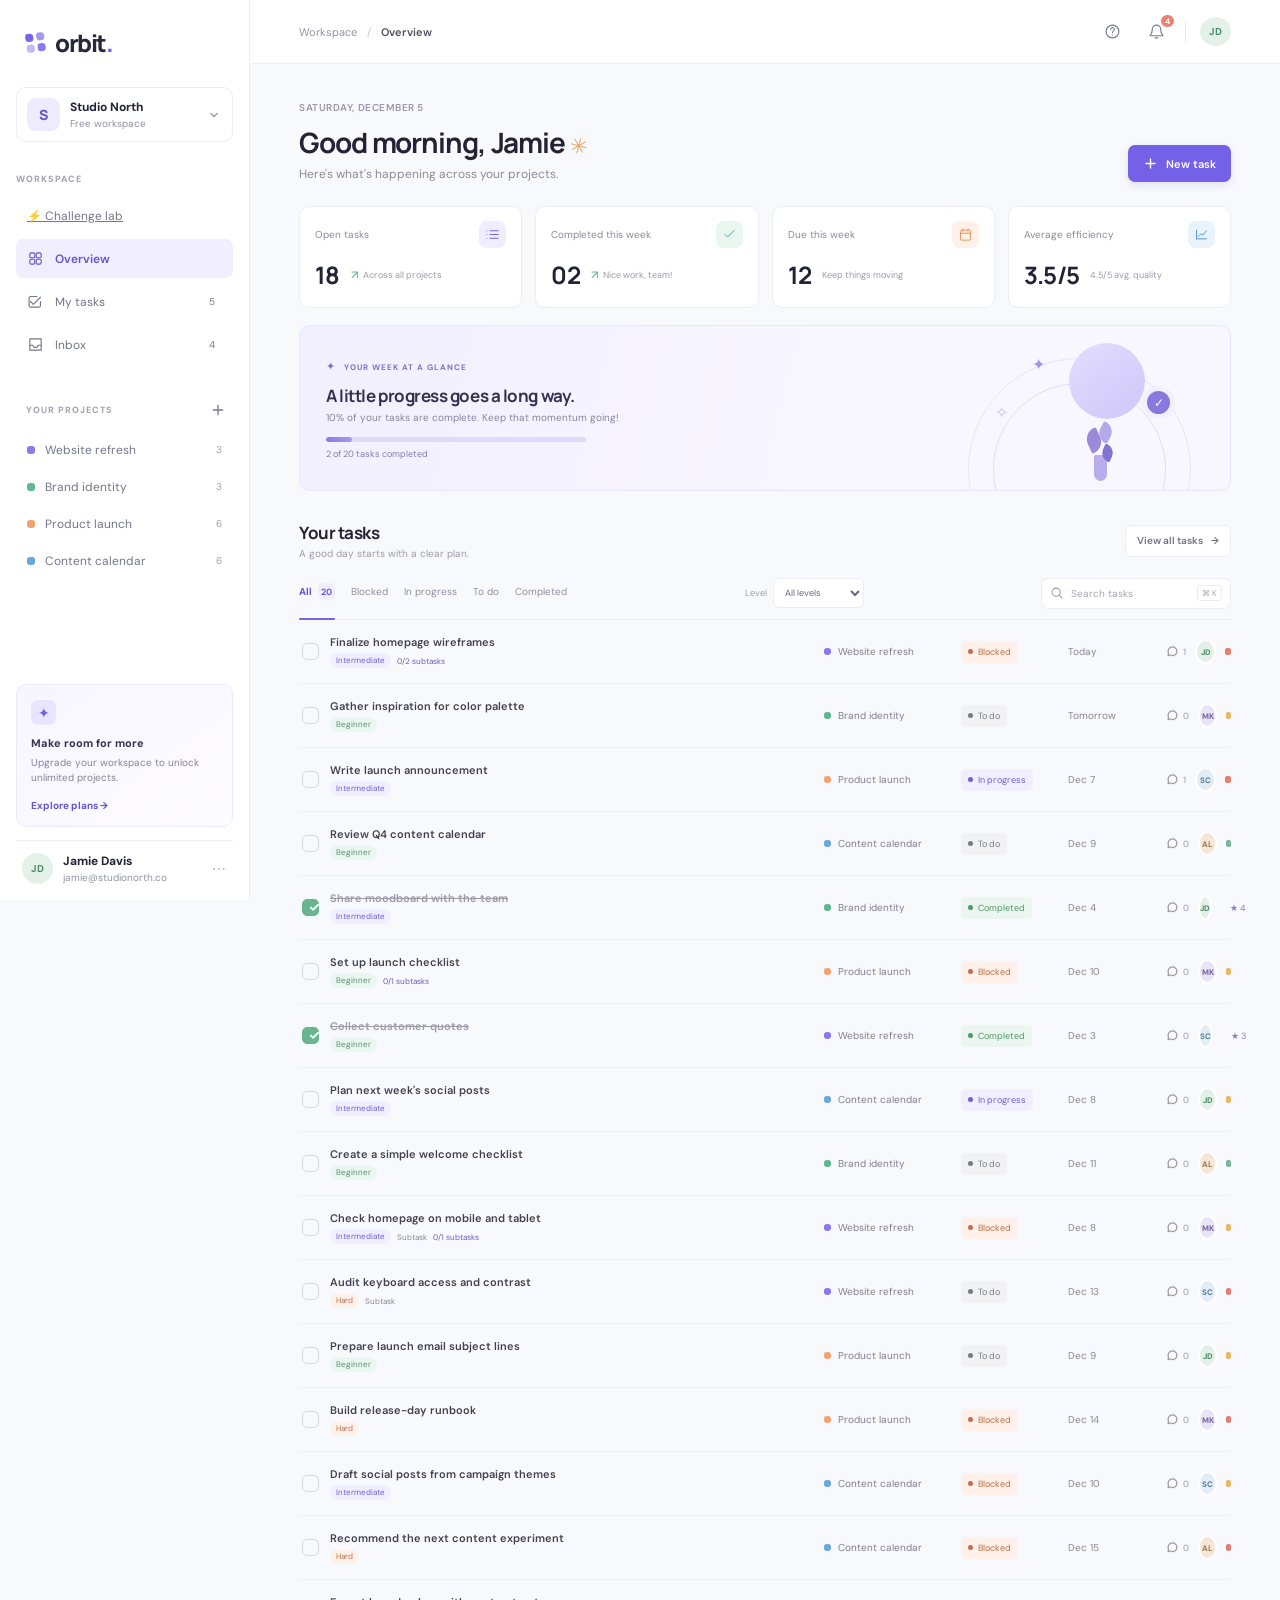
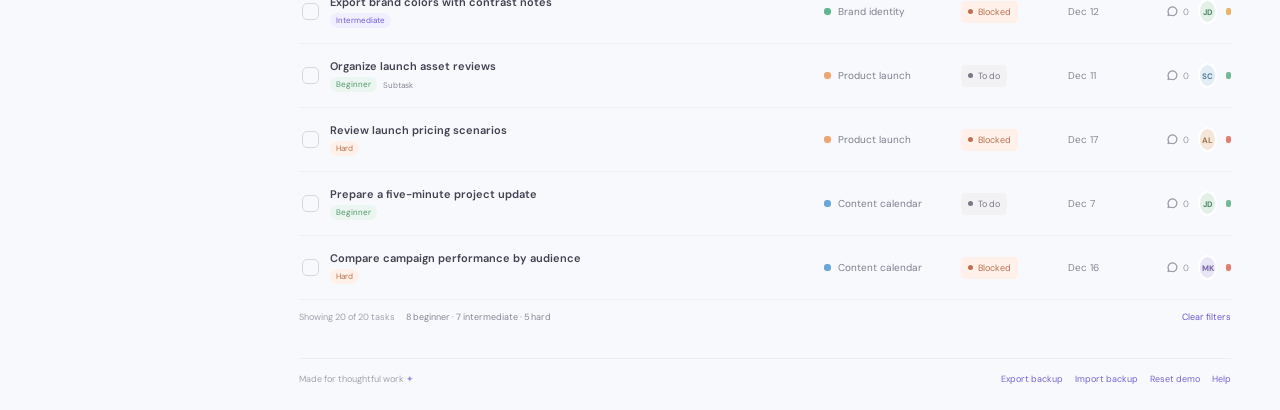
<file: index.html>
<!doctype html>
<html lang="en">
  <head>
    <meta charset="UTF-8">
    <meta name="viewport" content="width=device-width, initial-scale=1">
    <meta name="theme-color" content="#f8f9fc">
    <title>Orbit — project workspace</title>
    <link rel="preconnect" href="https://fonts.googleapis.com">
    <link rel="preconnect" href="https://fonts.gstatic.com" crossorigin>
    <link href="https://fonts.googleapis.com/css2?family=DM+Sans:wght@400;500;600;700&family=Manrope:wght@400;500;600;700;800&display=swap" rel="stylesheet">
    <link rel="stylesheet" href="styles.css">
  </head>
  <body>
    <div class="app-shell">
      <aside class="sidebar" id="sidebar">
        <a class="brand" href="#" aria-label="Orbit home">
          <span class="brand-mark" aria-hidden="true"><span></span><span></span><span></span><span></span></span>
          <span>orbit<span class="brand-period">.</span></span>
        </a>

        <button class="workspace-switcher" type="button">
          <span class="workspace-avatar">S</span>
          <span class="workspace-copy"><strong>Studio North</strong><small>Free workspace</small></span>
          <svg class="switcher-chevron" viewBox="0 0 20 20" aria-hidden="true"><path d="m6 8 4 4 4-4"/></svg>
        </button>

        <div class="sidebar-label">WORKSPACE</div>
        <nav class="main-nav" aria-label="Main navigation">
          <a class="nav-item" href="lab.html">&#9889; Challenge lab</a>
          <button class="nav-item active" type="button" data-view="overview">
            <svg viewBox="0 0 24 24" aria-hidden="true"><rect x="4" y="4" width="7" height="7" rx="2"/><rect x="13" y="4" width="7" height="7" rx="2"/><rect x="4" y="13" width="7" height="7" rx="2"/><rect x="13" y="13" width="7" height="7" rx="2"/></svg>
            Overview
          </button>
          <button class="nav-item" type="button" data-view="my-tasks">
            <svg viewBox="0 0 24 24" aria-hidden="true"><path d="m5 12 4 4L19 6"/><path d="M19 12v6a2 2 0 0 1-2 2H5a2 2 0 0 1-2-2V7a2 2 0 0 1 2-2h9"/></svg>
            My tasks <span class="nav-count" id="myTaskCount">0</span>
          </button>
          <button class="nav-item" type="button" data-view="inbox">
            <svg viewBox="0 0 24 24" aria-hidden="true"><path d="M4 4h16v16H4z"/><path d="M4 13h4l2 3h4l2-3h4"/></svg>
            Inbox <span class="nav-count" id="inboxUnreadCount" hidden>0</span>
          </button>
        </nav>

        <div class="sidebar-section-heading">
          <span class="sidebar-label">YOUR PROJECTS</span>
          <button class="icon-button small-icon" id="addProjectButton" type="button" aria-label="Add project" title="Add project">
            <svg viewBox="0 0 20 20" aria-hidden="true"><path d="M10 4v12M4 10h12"/></svg>
          </button>
        </div>
        <nav class="project-nav" id="projectNav" aria-label="Projects"></nav>

        <div class="sidebar-bottom">
          <div class="upgrade-card">
            <span class="upgrade-icon">✦</span>
            <strong>Make room for more</strong>
            <p>Upgrade your workspace to unlock unlimited projects.</p>
            <button type="button" id="upgradeButton">Explore plans <span aria-hidden="true">→</span></button>
          </div>
          <button class="profile-button" type="button" id="profileButton">
            <span class="avatar avatar-sage">JD</span>
            <span class="profile-copy"><strong>Jamie Davis</strong><small>jamie@studionorth.co</small></span>
            <svg viewBox="0 0 20 20" aria-hidden="true"><circle cx="4" cy="10" r="1"/><circle cx="10" cy="10" r="1"/><circle cx="16" cy="10" r="1"/></svg>
          </button>
        </div>
      </aside>

      <main class="main-content">
        <header class="topbar">
          <button class="icon-button mobile-menu" id="menuButton" type="button" aria-label="Open menu">
            <svg viewBox="0 0 24 24" aria-hidden="true"><path d="M4 7h16M4 12h16M4 17h16"/></svg>
          </button>
          <div class="breadcrumbs"><span>Workspace</span><span class="crumb-divider">/</span><strong id="breadcrumbCurrent">Overview</strong></div>
          <div class="topbar-actions">
            <button class="icon-button topbar-icon" type="button" id="helpButton" aria-label="Help and tutorials" title="Help and tutorials">
              <svg viewBox="0 0 24 24" aria-hidden="true"><circle cx="12" cy="12" r="9"/><path d="M9.6 9a2.5 2.5 0 1 1 4.3 1.7c-1.2 1.1-1.9 1.5-1.9 3"/><path d="M12 17h.01"/></svg>
            </button>
            <button class="icon-button topbar-icon notification-button" type="button" aria-label="Open inbox" id="notificationButton" title="Open inbox">
              <svg viewBox="0 0 24 24" aria-hidden="true"><path d="M18 9a6 6 0 0 0-12 0c0 7-3 7-3 9h18c0-2-3-2-3-9"/><path d="M10 21h4"/></svg><span class="notification-count" id="notificationCount" hidden>0</span>
            </button>
            <span class="topbar-divider"></span>
            <button class="avatar avatar-sage topbar-avatar" type="button" aria-label="Your profile">JD</button>
          </div>
        </header>

        <div class="page-content">
          <section class="welcome-row">
            <div>
              <div class="eyebrow" id="todayLabel"></div>
              <h1 id="pageTitle">Good morning, Jamie <span class="wave" aria-hidden="true">✳</span></h1>
              <p class="page-subtitle" id="pageSubtitle">Here's what's happening across your projects.</p>
            </div>
            <button class="button button-primary" id="newTaskButton" type="button">
              <svg viewBox="0 0 20 20" aria-hidden="true"><path d="M10 4v12M4 10h12"/></svg>
              New task
            </button>
          </section>

          <section class="stats-grid" id="workspaceSummary" aria-label="Workspace summary">
            <article class="stat-card">
              <div class="stat-top"><span>Open tasks</span><span class="stat-icon icon-lavender"><svg viewBox="0 0 24 24" aria-hidden="true"><path d="M8 6h13M8 12h13M8 18h13"/><path d="M3 6h.01M3 12h.01M3 18h.01"/></svg></span></div>
              <div class="stat-bottom"><strong id="openStat">0</strong><span class="stat-caption"><span class="stat-trend">↗</span> Across all projects</span></div>
            </article>
            <article class="stat-card">
              <div class="stat-top"><span>Completed this week</span><span class="stat-icon icon-mint"><svg viewBox="0 0 24 24" aria-hidden="true"><path d="m5 12 4 4L19 6"/></svg></span></div>
              <div class="stat-bottom"><strong id="completedStat">0</strong><span class="stat-caption"><span class="stat-trend">↗</span> Nice work, team!</span></div>
            </article>
            <article class="stat-card">
              <div class="stat-top"><span>Due this week</span><span class="stat-icon icon-peach"><svg viewBox="0 0 24 24" aria-hidden="true"><rect x="4" y="5" width="16" height="16" rx="2"/><path d="M16 3v4M8 3v4M4 10h16"/></svg></span></div>
              <div class="stat-bottom"><strong id="dueStat">0</strong><span class="stat-caption">Keep things moving</span></div>
            </article>
            <article class="stat-card">
              <div class="stat-top"><span>Average efficiency</span><span class="stat-icon icon-blue"><svg viewBox="0 0 24 24" aria-hidden="true"><path d="M4 19V5M4 19h16"/><path d="m7 15 4-4 3 2 6-7"/></svg></span></div>
              <div class="stat-bottom"><strong id="efficiencyStat">—</strong><span class="stat-caption" id="qualityStat">Rate completed tasks</span></div>
            </article>
          </section>

          <section class="focus-card" id="weeklyProgress" aria-label="Weekly progress">
            <div class="focus-copy">
              <span class="focus-kicker"><span class="sparkle">✦</span> YOUR WEEK AT A GLANCE</span>
              <h2>A little progress goes a long way.</h2>
              <p id="progressCopy">You’re building great momentum. Keep it up!</p>
              <div class="progress-track"><span id="progressBar"></span></div>
              <span class="progress-caption" id="progressLabel"></span>
            </div>
            <div class="focus-illustration" aria-hidden="true">
              <div class="orbit orbit-one"></div><div class="orbit orbit-two"></div>
              <div class="illustration-sun"></div>
              <div class="illustration-plant"><i></i><i></i><i></i><span></span></div>
              <div class="illustration-check">✓</div>
              <div class="illustration-star star-a">✦</div><div class="illustration-star star-b">✧</div>
            </div>
          </section>

          <section class="task-section">
            <div class="section-heading">
              <div><h2 id="taskSectionTitle">Your tasks</h2><p id="taskSectionDescription">A good day starts with a clear plan.</p></div>
              <button class="button button-quiet" type="button" id="viewAllButton">View all tasks <span aria-hidden="true">→</span></button>
            </div>
            <div class="task-toolbar" id="taskToolbar">
              <div class="filter-tabs" role="tablist" aria-label="Filter tasks">
                <button class="filter-tab selected" type="button" data-filter="all" role="tab" aria-selected="true">All <span id="allCount">0</span></button>
                <button class="filter-tab" type="button" data-filter="blocked" role="tab" aria-selected="false">Blocked</button>
                <button class="filter-tab" type="button" data-filter="in-progress" role="tab" aria-selected="false">In progress</button>
                <button class="filter-tab" type="button" data-filter="todo" role="tab" aria-selected="false">To do</button>
                <button class="filter-tab" type="button" data-filter="done" role="tab" aria-selected="false">Completed</button>
              </div>
              <label class="difficulty-filter-label" for="difficultyFilter">Level
                <select id="difficultyFilter" class="difficulty-filter" aria-label="Filter tasks by difficulty">
                  <option value="all">All levels</option>
                  <option value="beginner">Beginner</option>
                  <option value="intermediate">Intermediate</option>
                  <option value="hard">Hard</option>
                </select>
              </label>
              <label class="search-box">
                <svg viewBox="0 0 20 20" aria-hidden="true"><circle cx="8.8" cy="8.8" r="5.8"/><path d="m13 13 4 4"/></svg>
                <input id="taskSearch" type="search" placeholder="Search tasks" aria-label="Search tasks">
                <kbd>⌘ K</kbd>
              </label>
            </div>
            <div class="inbox-toolbar" id="inboxToolbar" hidden>
              <div class="inbox-filters" role="group" aria-label="Filter inbox updates">
                <button class="inbox-filter selected" type="button" data-inbox-filter="all" aria-pressed="true">All updates</button>
                <button class="inbox-filter" type="button" data-inbox-filter="unread" aria-pressed="false">Unread <span id="inboxUnreadLabel">0 unread</span></button>
              </div>
              <button class="text-action" type="button" id="markAllReadButton">Mark all as read</button>
            </div>
            <div class="task-list" id="taskList"></div>
            <div class="list-footer" id="listFooter"></div>
          </section>

          <footer class="page-footer">
            <span>Made for thoughtful work <span aria-hidden="true">✦</span></span>
            <span class="footer-actions"><button type="button" id="exportButton">Export backup</button><button type="button" id="importButton">Import backup</button><button type="button" id="resetButton">Reset demo</button><button type="button" id="footerHelp">Help</button></span>
          </footer>
        </div>
      </main>
    </div>
    <div class="toast" id="toast" role="status" aria-live="polite"></div>
    <dialog class="modal" id="taskModal">
      <form class="modal-card task-form" id="taskForm">
        <div class="modal-heading"><div><span class="modal-kicker" id="taskModalKicker">ADD TO YOUR WORKSPACE</span><h2 id="taskModalTitle">Create a task</h2></div><button class="icon-button modal-close" type="button" data-close aria-label="Close dialog"><svg viewBox="0 0 20 20" aria-hidden="true"><path d="m5 5 10 10M15 5 5 15"/></svg></button></div>
        <label class="field-label" for="taskName">Task name</label>
        <input class="text-input" id="taskName" name="title" placeholder="What needs to get done?" required maxlength="100">
        <label class="field-label" for="taskDescription">Description <span>Optional</span></label>
        <textarea class="text-input text-area" id="taskDescription" name="description" placeholder="Add a few details to help your team..." rows="3" maxlength="500"></textarea>
        <div class="form-row">
          <div><label class="field-label" for="taskProject">Project</label><select class="text-input" id="taskProject" name="project"></select></div>
          <div><label class="field-label" for="taskDueDate">Due date</label><input class="text-input" id="taskDueDate" name="dueDate" type="date"></div>
        </div>
        <div class="form-row">
          <div><label class="field-label" for="taskAssignee">Assignee</label><select class="text-input" id="taskAssignee" name="assignee"><option value="JD">Jamie Davis</option><option value="AL">Alex Lee</option><option value="MK">Morgan Kim</option><option value="SC">Sam Chen</option></select></div>
          <div><label class="field-label" for="taskPriority">Priority</label><select class="text-input" id="taskPriority" name="priority"><option value="medium">Medium</option><option value="high">High</option><option value="low">Low</option></select></div>
        </div>
        <label class="field-label" for="taskDifficulty">Difficulty</label>
        <select class="text-input" id="taskDifficulty" name="difficulty" aria-describedby="difficultyHelp">
          <option value="beginner">Beginner — clear, focused work</option>
          <option value="intermediate" selected>Intermediate — several steps or collaborators</option>
          <option value="hard">Hard — analysis, risk, or cross-team decisions</option>
        </select>
        <p class="field-help" id="difficultyHelp">Choose the level of planning and problem-solving, not the task’s priority.</p>
        <label class="field-label" for="taskEstimate">Estimated time <span>Optional, minutes</span></label>
        <input class="text-input" id="taskEstimate" name="estimatedMinutes" type="number" min="1" max="100000" placeholder="e.g. 60">
        <label class="field-label" for="taskParent">Parent task <span>Optional, nest this as a subtask</span></label>
        <select class="text-input" id="taskParent" name="parentTaskId"></select>
        <p class="field-help">Parent tasks stay blocked until their subtasks are complete. Hierarchy cycles are not allowed.</p>
        <label class="field-label" for="taskDependencies">Prerequisites <span>Optional, select all that must finish first</span></label>
        <select class="text-input dependency-select" id="taskDependencies" name="dependencies" multiple size="4" aria-describedby="dependencyHelp"></select>
        <p class="field-help" id="dependencyHelp">Tasks stay blocked until every prerequisite is complete. Dependency cycles are not allowed.</p>
        <div class="modal-actions"><button class="button button-quiet" type="button" data-close>Cancel</button><button class="button button-primary" type="submit">Create task</button></div>
      </form>
    </dialog>

    <dialog class="modal detail-modal" id="detailModal">
      <article class="modal-card detail-card">
        <div class="modal-heading"><span class="modal-kicker">TASK DETAILS</span><button class="icon-button modal-close" type="button" data-close aria-label="Close dialog"><svg viewBox="0 0 20 20" aria-hidden="true"><path d="m5 5 10 10M15 5 5 15"/></svg></button></div>
        <div id="detailContent"></div>
      </article>
    </dialog>
    <dialog class="modal" id="projectModal">
      <form class="modal-card task-form" id="projectForm">
        <div class="modal-heading"><div><span class="modal-kicker">ORGANIZE YOUR WORK</span><h2>Create a project</h2></div><button class="icon-button modal-close" type="button" data-close aria-label="Close dialog"><svg viewBox="0 0 20 20" aria-hidden="true"><path d="m5 5 10 10M15 5 5 15"/></svg></button></div>
        <label class="field-label" for="projectName">Project name</label><input class="text-input" id="projectName" name="name" placeholder="e.g. Website refresh" required maxlength="40">
        <label class="field-label" for="projectColor">Project color</label><select class="text-input" id="projectColor" name="color"><option value="violet">Violet</option><option value="green">Green</option><option value="orange">Orange</option><option value="blue">Blue</option><option value="pink">Pink</option></select>
        <div class="modal-actions"><button class="button button-quiet" type="button" data-close>Cancel</button><button class="button button-primary" type="submit">Create project</button></div>
      </form>
    </dialog>
    <dialog class="modal" id="completionModal">
      <form class="modal-card task-form" id="completionForm">
        <div class="modal-heading"><div><span class="modal-kicker">A QUICK RETROSPECTIVE</span><h2>How did it go?</h2></div><button class="icon-button modal-close" type="button" data-close aria-label="Close dialog"><svg viewBox="0 0 20 20" aria-hidden="true"><path d="m5 5 10 10M15 5 5 15"/></svg></button></div>
        <p class="completion-task-name" id="completionTaskName"></p>
        <label class="field-label" for="efficiencyRating">Efficiency <span>How smoothly did the work go?</span></label>
        <select class="text-input" id="efficiencyRating" name="efficiency" required><option value="5">5 — Very efficient</option><option value="4">4 — Smooth</option><option value="3" selected>3 — As expected</option><option value="2">2 — Some friction</option><option value="1">1 — Blocked or inefficient</option></select>
        <label class="field-label" for="qualityRating">Quality <span>How happy are you with the result?</span></label>
        <select class="text-input" id="qualityRating" name="quality" required><option value="5">5 — Excellent</option><option value="4">4 — Strong</option><option value="3" selected>3 — Meets expectations</option><option value="2">2 — Needs improvement</option><option value="1">1 — Not ready</option></select>
        <div class="form-row">
          <div><label class="field-label" for="actualMinutes">Actual time <span>Minutes</span></label><input class="text-input" id="actualMinutes" name="actualMinutes" type="number" min="1" max="100000" placeholder="Optional"></div>
          <div class="estimate-comparison" id="estimateComparison"></div>
        </div>
        <label class="field-label" for="completionNotes">What helped or got in the way? <span>Optional</span></label>
        <textarea class="text-input text-area" id="completionNotes" name="notes" rows="2" maxlength="500" placeholder="A note for next time..."></textarea>
        <div class="completion-hint">Your ratings help you spot patterns and make the next task easier.</div>
        <div class="modal-actions"><button class="button button-quiet" type="button" data-close>Not now</button><button class="button button-primary" type="submit">Save review &amp; complete</button></div>
      </form>
    </dialog>
    <input id="importFile" type="file" accept="application/json,.json" hidden>
    <script src="app.js"></script>
  </body>
</html>
</file>
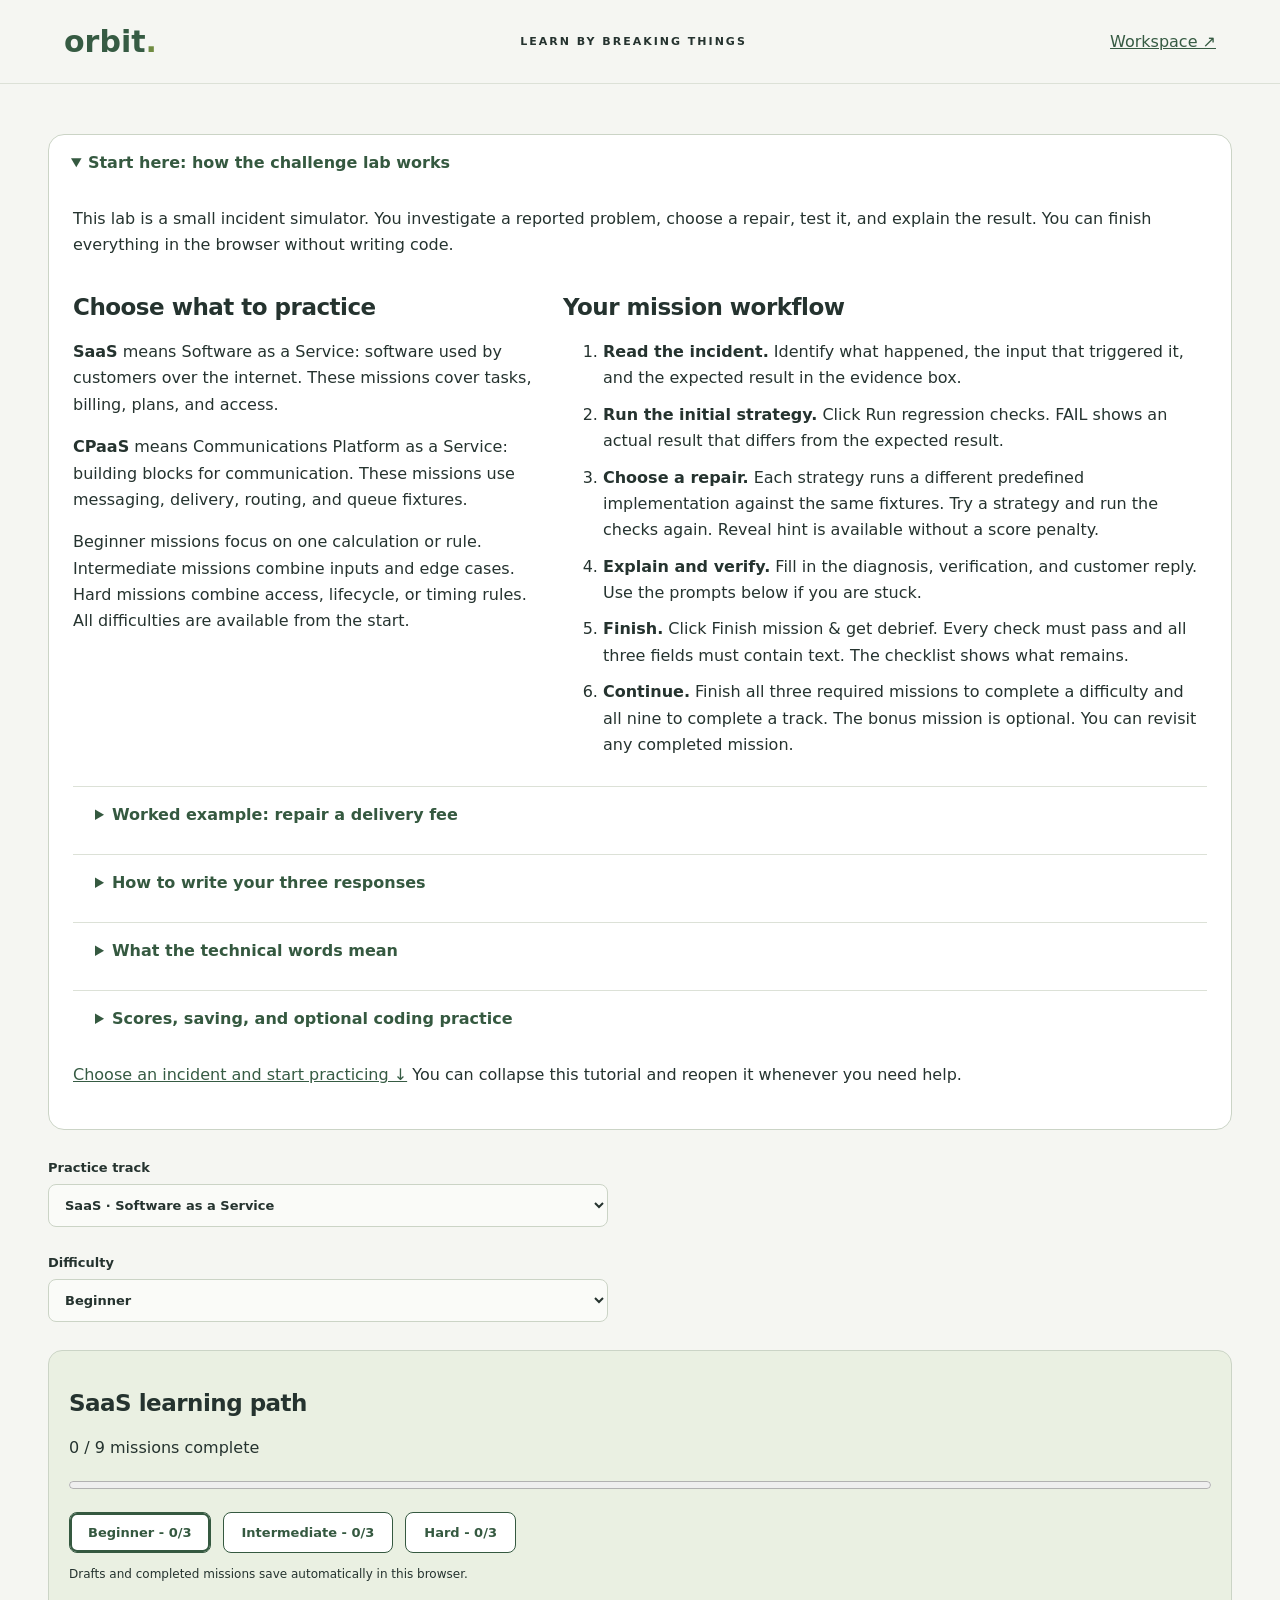
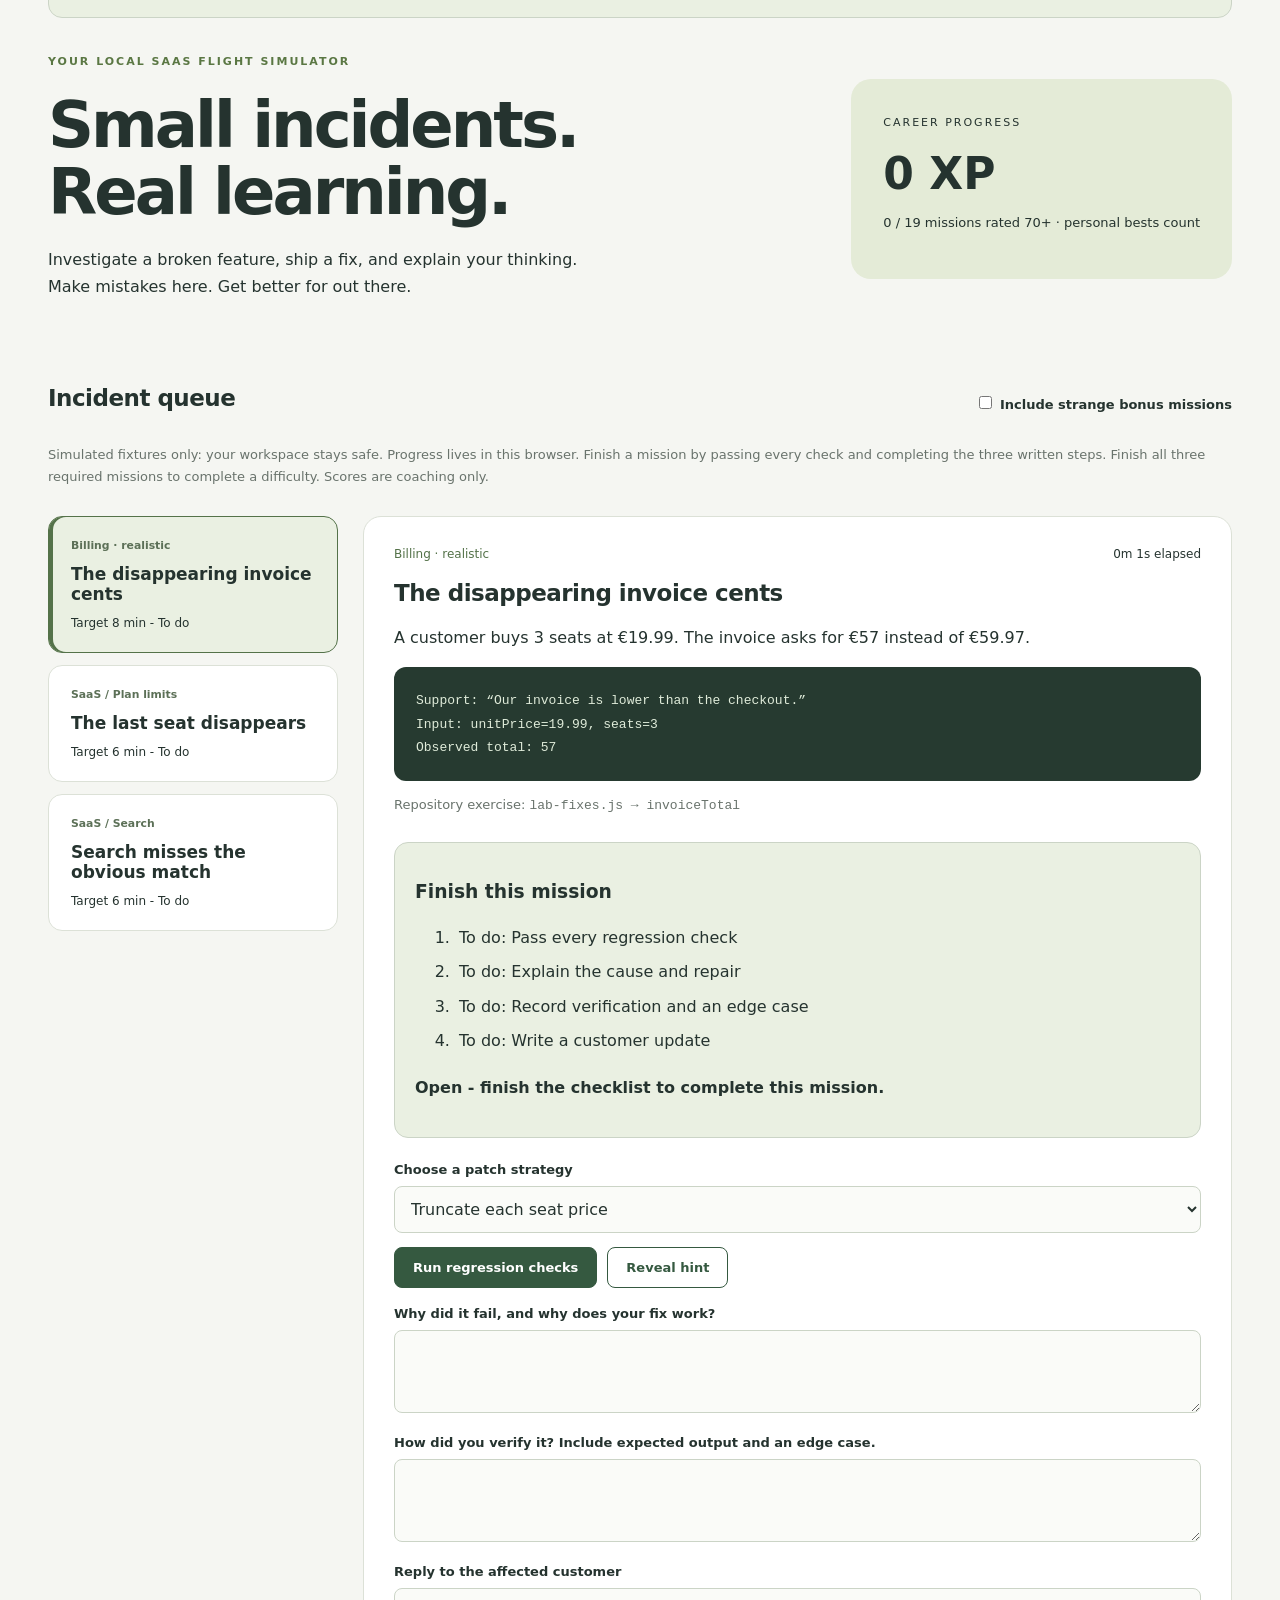
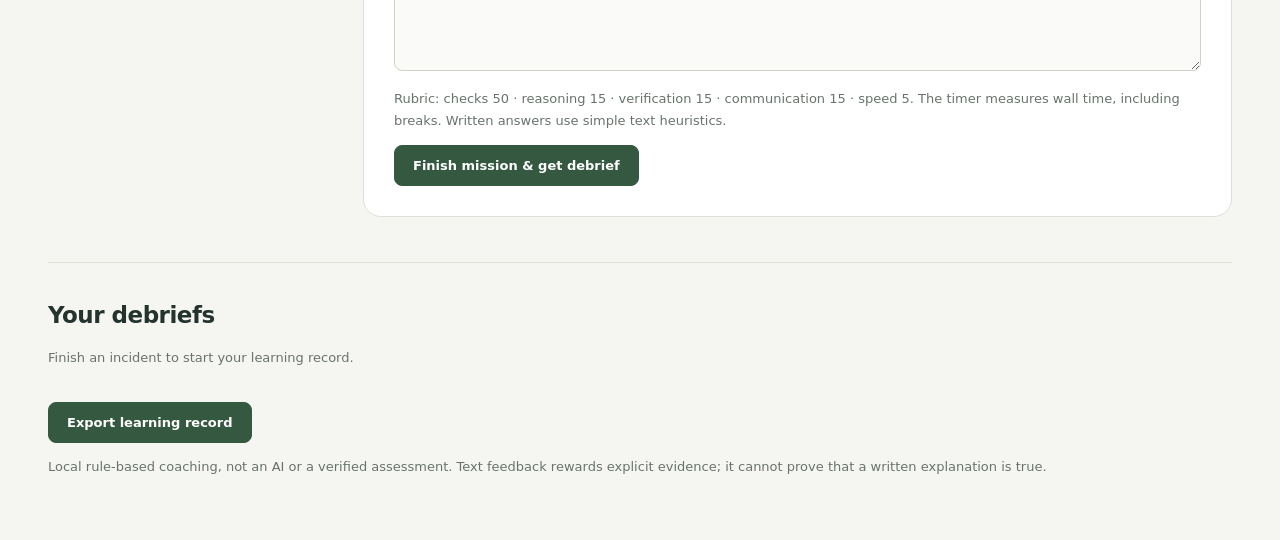
<file: lab.html>
<!doctype html>
<html lang="en">
<head><meta charset="utf-8"><meta name="viewport" content="width=device-width,initial-scale=1"><title>Orbit — Challenge lab</title><link rel="stylesheet" href="lab.css"></head>
<body>
<header><a class="brand" href="index.html">orbit<span>.</span></a><span>LEARN BY BREAKING THINGS</span><a href="index.html">Workspace ↗</a></header>
<main>
  <details class="tutorial" id="tutorial" open>
    <summary>Start here: how the challenge lab works</summary>
    <div class="tutorial-body">
      <p>This lab is a small incident simulator. You investigate a reported problem, choose a repair, test it, and explain the result. You can finish everything in the browser without writing code.</p>
      <div class="tutorial-grid">
        <section><h2>Choose what to practice</h2><p><strong>SaaS</strong> means Software as a Service: software used by customers over the internet. These missions cover tasks, billing, plans, and access.</p><p><strong>CPaaS</strong> means Communications Platform as a Service: building blocks for communication. These missions use messaging, delivery, routing, and queue fixtures.</p><p>Beginner missions focus on one calculation or rule. Intermediate missions combine inputs and edge cases. Hard missions combine access, lifecycle, or timing rules. All difficulties are available from the start.</p></section>
        <section><h2>Your mission workflow</h2><ol>
          <li><strong>Read the incident.</strong> Identify what happened, the input that triggered it, and the expected result in the evidence box.</li>
          <li><strong>Run the initial strategy.</strong> Click Run regression checks. FAIL shows an actual result that differs from the expected result.</li>
          <li><strong>Choose a repair.</strong> Each strategy runs a different predefined implementation against the same fixtures. Try a strategy and run the checks again. Reveal hint is available without a score penalty.</li>
          <li><strong>Explain and verify.</strong> Fill in the diagnosis, verification, and customer reply. Use the prompts below if you are stuck.</li>
          <li><strong>Finish.</strong> Click Finish mission &amp; get debrief. Every check must pass and all three fields must contain text. The checklist shows what remains.</li>
          <li><strong>Continue.</strong> Finish all three required missions to complete a difficulty and all nine to complete a track. The bonus mission is optional. You can revisit any completed mission.</li>
        </ol></section>
      </div>
      <details><summary>Worked example: repair a delivery fee</summary>
        <p>This separate example does not complete a mission or earn XP.</p>
        <p><strong>Report:</strong> A customer orders three packages. The delivery fee is 2 credits per package, but checkout asks for 5 credits. Evidence: packages = 3, fee = 2, actual = 3 + 2 = 5; expected = 3 &times; 2 = 6.</p>
        <p><strong>Repair:</strong> Multiply package count by the per-package fee. Adding the inputs uses the wrong operation.</p>
        <pre>Before repair: 3 packages x 2 credits -> actual 5, expected 6 -> FAIL
After repair:  3 packages x 2 credits -> actual 6, expected 6 -> PASS
Edge case:    0 packages x 2 credits -> actual 0, expected 0 -> PASS</pre>
        <p><strong>Diagnosis:</strong> The fee was wrong because checkout added the package count to the unit fee instead of multiplying. Multiplication charges the stated fee once for each package.</p>
        <p><strong>Verification:</strong> I ran a regression test with three packages at two credits and expected six credits. I checked the zero-package edge case and expected zero credits.</p>
        <p><strong>Customer reply:</strong> Your checkout delivery estimate was affected by a calculation error. The estimate now multiplies the package count by the fee. We will check the next estimate for the same issue.</p>
      </details>
      <details><summary>How to write your three responses</summary>
        <ul><li><strong>Diagnosis:</strong> ?When [input] happened, [old behavior] caused [problem] because [reason]. The repair [change] produces [correct behavior].?</li>
        <li><strong>Verification:</strong> ?I tested [exact input] and expected [exact output]. I also tested [empty, zero, duplicate, unknown, or boundary input] and expected [output].? Use cases you actually ran.</li>
        <li><strong>Customer reply:</strong> ?The issue affected [feature/impact]. We changed [plain-language repair]. Next we will [specific follow-up].? In the lab this describes the simulated incident.</li></ul>
        <p>Completion only checks that these fields contain text; it cannot prove the explanation is correct. The coaching rubric rewards detail, causal reasoning, expected outputs, an edge case, and a clear customer update.</p>
      </details>
      <details><summary>What the technical words mean</summary>
        <dl><dt>Fixture</dt><dd>A small, fixed sample of input data and its expected output.</dd><dt>Regression check</dt><dd>A repeatable check that catches a broken behavior and confirms the repair keeps working.</dd><dt>Edge case</dt><dd>An input at a limit or outside the ordinary path, such as an empty list, exact expiry time, or duplicate request.</dd><dt>Tenant</dt><dd>A customer organization. A tenant check keeps one organization's records separate from another's.</dd><dt>Idempotency</dt><dd>Repeating the same operation has the same effect as doing it once. The retry missions use request IDs to recognize repeats.</dd><dt>Callback</dt><dd>An update received after an earlier request, such as a delivery status. Updates can arrive late or repeat in these fixtures.</dd><dt>Quota / time to live</dt><dd>A quota limits usage. A time to live limits how long an item remains usable; the queue expiry mission uses an explicit expiry time.</dd></dl>
      </details>
      <details><summary>Scores, saving, and optional coding practice</summary>
        <p>Scores award up to 50 points for checks, 15 for reasoning, 15 for verification, 15 for communication, and 5 for speed. All checks must pass to earn speed points. Taking longer never prevents completion. Your best retained score per mission counts toward XP; XP and completion are separate.</p>
        <p>Drafts, timers, selected track/difficulty, and completions save automatically in this browser. Timers include breaks and time away. Export learning record downloads your saved course data and recent debriefs; there is currently no import button. Clearing site data or switching browser/device does not carry your progress with you.</p>
        <p>The browser runs predefined strategy simulations. It does not execute your JavaScript or modify files. For optional coding practice, repair the named function in <code>lab-fixes.js</code> and run <code>node --test tests/lab-exercises.test.cjs</code> locally with Node 22 or newer. Those tests intentionally fail until repaired. File repairs and browser completion are separate.</p>
        <p>All data and provider rules are simplified fixtures. No messages, payments, or customer changes are sent.</p>
      </details>
      <p><a href="#missions">Choose an incident and start practicing &darr;</a> You can collapse this tutorial and reopen it whenever you need help.</p>
    </div>
  </details>

  <label class="track-picker" for="track">Practice track<select id="track"><option value="saas">SaaS · Software as a Service</option><option value="cpaas">CPaaS · Communications Platform as a Service</option></select></label>
  <label class="track-picker" for="difficulty">Difficulty<select id="difficulty"><option value="beginner">Beginner</option><option value="intermediate">Intermediate</option><option value="advanced">Hard</option></select></label>
  <section id="curriculum" class="curriculum" aria-live="polite"></section>
  <section class="hero"><div><p class="eyebrow">YOUR LOCAL SAAS FLIGHT SIMULATOR</p><h1>Small incidents.<br>Real learning.</h1><p>Investigate a broken feature, ship a fix, and explain your thinking. Make mistakes here. Get better for out there.</p></div><div class="rank"><span>CAREER PROGRESS</span><strong id="xp">0 XP</strong><p id="progress">Your first incident is waiting.</p></div></section>
  <div class="toolbar"><h2>Incident queue</h2><label><input type="checkbox" id="bonus"> Include strange bonus missions</label></div>
  <p class="muted">Simulated fixtures only: your workspace stays safe. Progress lives in this browser. Finish a mission by passing every check and completing the three written steps. Finish all three required missions to complete a difficulty. Scores are coaching only.</p>
  <div class="layout"><nav id="missions" aria-label="Choose an incident"></nav><section id="incident"></section></div>
  <section class="history"><h2>Your debriefs</h2><div id="history"></div><button id="export" type="button">Export learning record</button><p class="muted">Local rule-based coaching, not an AI or a verified assessment. Text feedback rewards explicit evidence; it cannot prove that a written explanation is true.</p></section>
</main><script src="lab-engine.js"></script><script src="lab.js"></script>
</body></html>
</file>
<file: styles.css>
:root {
  color-scheme: light;
  --ink: #222435;
  --muted: #85889a;
  --line: #ececf2;
  --purple: #7461e8;
  --purple-dark: #6350d4;
  --paper: #fff;
  --canvas: #f8f9fc;
  --green: #45a77d;
  font-family: "DM Sans", sans-serif;
  font-synthesis: none;
  text-rendering: optimizeLegibility;
}

* { box-sizing: border-box; }
body { margin: 0; min-width: 320px; background: var(--canvas); color: var(--ink); font-size: 14px; }
button, input, textarea, select { font: inherit; }
button { color: inherit; }
button:focus-visible, input:focus-visible, textarea:focus-visible, select:focus-visible { outline: 3px solid #bdb4ff; outline-offset: 2px; }
.app-shell { min-height: 100vh; }
.sidebar { position: fixed; inset: 0 auto 0 0; z-index: 5; display: flex; flex-direction: column; width: 250px; padding: 26px 16px 14px; border-right: 1px solid #ededf2; background: #fff; }
.brand { display: flex; align-items: center; gap: 10px; padding: 0 10px; color: #28283b; text-decoration: none; font-family: Manrope, sans-serif; font-size: 24px; font-weight: 800; letter-spacing: -1.4px; }
.brand-period { color: var(--purple); }
.brand-mark { display: grid; grid-template-columns: repeat(2, 8px); gap: 3px; transform: rotate(-8deg); }
.brand-mark span { width: 8px; height: 8px; border-radius: 3px; background: #7764e8; }
.brand-mark span:nth-child(2) { opacity: .67; }
.brand-mark span:nth-child(3) { opacity: .45; }
.brand-mark span:nth-child(4) { opacity: .84; }
.workspace-switcher { display: flex; align-items: center; gap: 10px; width: 100%; margin: 28px 0 31px; padding: 10px; border: 1px solid #ededf2; border-radius: 10px; background: #fff; text-align: left; cursor: pointer; }
.workspace-avatar { display: grid; place-items: center; width: 33px; height: 33px; flex: 0 0 33px; border-radius: 9px; background: #eeeaff; color: #6555c7; font-family: Manrope, sans-serif; font-weight: 800; }
.workspace-copy, .profile-copy { display: flex; min-width: 0; flex: 1; flex-direction: column; gap: 2px; }
.workspace-copy strong, .profile-copy strong { font-size: 12px; font-weight: 700; }
.workspace-copy small, .profile-copy small { overflow: hidden; color: #9092a2; font-size: 10px; text-overflow: ellipsis; white-space: nowrap; }
.switcher-chevron, .profile-button > svg { width: 16px; height: 16px; fill: none; stroke: #898b9c; stroke-linecap: round; stroke-linejoin: round; stroke-width: 1.5; }
.sidebar-label { color: #a0a1af; font-size: 9px; font-weight: 700; letter-spacing: 1px; }
.main-nav, .project-nav { display: grid; gap: 4px; }
.main-nav { margin-top: 11px; }
.nav-item, .project-link { display: flex; align-items: center; gap: 11px; width: 100%; min-height: 39px; padding: 0 11px; border: 0; border-radius: 7px; background: transparent; color: #737689; font-size: 12px; text-align: left; cursor: pointer; transition: background .16s, color .16s; }
.nav-item:hover, .project-link:hover { background: #f7f6fd; color: #5042ab; }
.nav-item.active { background: #f1efff; color: #6552d0; font-weight: 600; }
.nav-item svg, .project-link svg { width: 17px; height: 17px; flex: 0 0 17px; fill: none; stroke: currentColor; stroke-linecap: round; stroke-linejoin: round; stroke-width: 1.6; }
.nav-count { display: grid; place-items: center; width: 20px; height: 20px; margin-left: auto; border-radius: 6px; background: #fff; color: #78748d; font-size: 10px; }
.nav-count[hidden], .notification-count[hidden] { display: none; }
.sidebar-section-heading { display: flex; align-items: center; justify-content: space-between; margin: 33px 3px 10px 10px; }
.icon-button { display: inline-grid; place-items: center; width: 34px; height: 34px; padding: 0; border: 0; border-radius: 8px; background: transparent; color: #77798c; cursor: pointer; transition: background .15s, color .15s; }
.icon-button:hover { background: #f0eff8; color: #5c4cc7; }
.icon-button svg { width: 19px; height: 19px; fill: none; stroke: currentColor; stroke-linecap: round; stroke-linejoin: round; stroke-width: 1.6; }
.small-icon { width: 25px; height: 25px; }
.small-icon svg { width: 16px; height: 16px; }
.project-nav { gap: 2px; }
.project-link { min-height: 35px; gap: 10px; }
.project-color { width: 8px; height: 8px; flex: 0 0 8px; border-radius: 3px; background: #8d79ed; }
.project-color.green { background: #5eb993; }.project-color.orange { background: #efa470; }.project-color.blue { background: #69a6da; }.project-color.pink { background: #e58bb2; }
.project-link.active { color: #5948c0; font-weight: 600; }
.project-task-count { margin-left: auto; color: #a0a1af; font-size: 10px; }
.sidebar-bottom { margin-top: auto; }
.upgrade-card { padding: 15px 14px 13px; border: 1px solid #ece9fb; border-radius: 10px; background: linear-gradient(145deg, #f7f5ff, #fdfcff); }
.upgrade-icon { display: grid; place-items: center; width: 25px; height: 25px; margin-bottom: 11px; border-radius: 7px; background: #e9e4ff; color: #715fe0; font-size: 14px; }
.upgrade-card strong { display: block; color: #36334d; font-size: 11px; }
.upgrade-card p { margin: 5px 0 10px; color: #858398; font-size: 10px; line-height: 1.5; }
.upgrade-card button { padding: 0; border: 0; background: transparent; color: #6654d1; font-size: 10px; font-weight: 700; cursor: pointer; }
.profile-button { display: flex; align-items: center; gap: 10px; width: 100%; margin-top: 13px; padding: 12px 6px 2px; border: 0; border-top: 1px solid #f0f0f3; background: transparent; text-align: left; cursor: pointer; }
.avatar { display: grid; place-items: center; border: 0; border-radius: 50%; font-weight: 700; }
.avatar-sage { width: 31px; height: 31px; flex: 0 0 31px; background: #e4f1e9; color: #4b8b67; font-size: 10px; }
.profile-button > svg { margin-left: auto; fill: #898b9c; stroke: none; }

.main-content { min-height: 100vh; margin-left: 250px; }
.topbar { position: sticky; top: 0; z-index: 3; display: flex; align-items: center; justify-content: space-between; height: 64px; padding: 0 49px; border-bottom: 1px solid #efeff4; background: rgba(255,255,255,.92); backdrop-filter: blur(12px); }
.breadcrumbs { display: flex; align-items: center; gap: 10px; color: #9293a2; font-size: 11px; }
.breadcrumbs strong { color: #4b4c5b; font-weight: 600; }
.crumb-divider { color: #c5c5ce; }
.topbar-actions { display: flex; align-items: center; gap: 14px; }
.topbar-icon { position: relative; width: 31px; height: 31px; }
.notification-count { position: absolute; top: -3px; right: -5px; display: grid; min-width: 16px; height: 16px; place-items: center; padding: 0 4px; border: 2px solid #fff; border-radius: 99px; background: #e78372; color: #fff; font-size: 8px; font-weight: 700; }
.topbar-icon svg { width: 17px; height: 17px; }
.topbar-divider { height: 22px; border-left: 1px solid #e8e8ed; }
.topbar-avatar { width: 29px; height: 29px; cursor: pointer; }
.mobile-menu { display: none; }
.page-content { width: min(1030px, 100%); margin: 0 auto; padding: 37px 49px 25px; }
.welcome-row { display: flex; align-items: flex-end; justify-content: space-between; gap: 20px; margin-bottom: 24px; }
.eyebrow { margin-bottom: 9px; color: #9899a8; font-size: 10px; font-weight: 600; letter-spacing: .55px; text-transform: uppercase; }
h1, h2, p { margin-top: 0; }
h1, h2 { font-family: Manrope, sans-serif; }
h1 { margin-bottom: 5px; font-size: clamp(23px, 2.5vw, 28px); font-weight: 700; letter-spacing: -1.1px; }
.wave { display: inline-block; color: #e9a76b; font-family: "DM Sans", sans-serif; font-size: .77em; transform: rotate(15deg); }
.page-subtitle { margin-bottom: 0; color: #898b9b; font-size: 12px; }
.button { display: inline-flex; align-items: center; justify-content: center; gap: 8px; min-height: 37px; padding: 0 14px; border: 1px solid transparent; border-radius: 7px; font-size: 11px; font-weight: 600; cursor: pointer; transition: background .16s, transform .16s, box-shadow .16s; }
.button:active { transform: translateY(1px); }
.button-primary { background: var(--purple); color: #fff; box-shadow: 0 3px 8px #7763e82b; }
.button-primary:hover { background: var(--purple-dark); box-shadow: 0 5px 12px #7763e83b; }
.button-primary svg { width: 15px; height: 15px; fill: none; stroke: currentColor; stroke-linecap: round; stroke-width: 1.8; }
.button-quiet { border-color: #ececf1; background: #fff; color: #6f7181; }
.button-quiet:hover { background: #f8f7fc; color: #5646bc; }
.stats-grid { display: grid; grid-template-columns: repeat(4, 1fr); gap: 13px; }
.stat-card { min-height: 102px; padding: 14px 15px; border: 1px solid #ededf2; border-radius: 10px; background: #fff; }
.stat-top, .stat-bottom { display: flex; align-items: center; justify-content: space-between; }
.stat-top { color: #898b9a; font-size: 10px; }
.stat-icon { display: grid; place-items: center; width: 27px; height: 27px; border-radius: 8px; }
.stat-icon svg { width: 15px; height: 15px; fill: none; stroke: currentColor; stroke-linecap: round; stroke-linejoin: round; stroke-width: 1.6; }
.icon-lavender { background: #f0edff; color: #7664d8; }.icon-mint { background: #e9f7f0; color: #4caa7c; }.icon-peach { background: #fff1e7; color: #e59865; }.icon-blue { background: #e9f3fc; color: #5d9bce; }
.stat-bottom { justify-content: flex-start; gap: 11px; margin-top: 10px; }
.stat-bottom > strong { font-family: Manrope, sans-serif; font-size: 24px; font-weight: 700; letter-spacing: -.7px; }
.stat-caption { display: inline-flex; align-items: center; gap: 4px; color: #9a9ba9; font-size: 9px; }
.stat-trend { color: #53b286; font-size: 12px; }
.member-dots { display: inline-flex; padding-left: 2px; }
.member-dots i { width: 13px; height: 13px; margin-left: -3px; border: 1px solid white; border-radius: 50%; background: #d7c9f1; }
.member-dots i:nth-child(2) { background: #f0ceb9; }.member-dots i:nth-child(3) { background: #bedfcf; }
.focus-card { position: relative; display: flex; min-height: 166px; overflow: hidden; align-items: center; justify-content: space-between; margin-top: 17px; padding: 22px 26px; border: 1px solid #eae6ff; border-radius: 11px; background: linear-gradient(105deg, #f2efff 0%, #f8f6ff 54%, #f8f7ff 100%); }
.focus-copy { position: relative; z-index: 1; width: min(440px, 67%); }
.focus-kicker { color: #7f71ca; font-size: 8px; font-weight: 700; letter-spacing: 1px; }
.sparkle { margin-right: 5px; font-size: 11px; }
.focus-card h2 { margin: 10px 0 4px; color: #34314f; font-size: 17px; font-weight: 700; letter-spacing: -.45px; }
.focus-card p { margin-bottom: 13px; color: #87859f; font-size: 10px; }
.progress-track { width: min(260px, 100%); height: 5px; overflow: hidden; border-radius: 99px; background: #dfdaf8; }
.progress-track span { display: block; width: 0; height: 100%; border-radius: inherit; background: linear-gradient(90deg, #8a7ae9, #a79beb); transition: width .4s ease; }
.progress-caption { display: block; margin-top: 6px; color: #817daf; font-size: 9px; }
.focus-illustration { position: absolute; top: 0; right: 3%; width: 260px; height: 166px; }
.orbit { position: absolute; right: 11px; bottom: -89px; width: 223px; height: 223px; border: 1px solid #e6e1ff; border-radius: 50%; }
.orbit-two { right: 36px; bottom: -64px; width: 173px; height: 173px; border-color: #e1dcfa; }
.illustration-sun { position: absolute; right: 57px; top: 17px; width: 76px; height: 76px; border-radius: 50%; background: linear-gradient(145deg, #e2ddff, #cfc7fa); }
.illustration-plant { position: absolute; right: 83px; bottom: 11px; width: 39px; height: 61px; }
.illustration-plant span { position: absolute; bottom: 0; left: 14px; width: 13px; height: 26px; border-radius: 2px 2px 8px 8px; background: #b9adeb; }
.illustration-plant i { position: absolute; z-index: 1; bottom: 29px; left: 7px; width: 14px; height: 23px; border-radius: 14px 2px 14px 2px; background: #9a8bd8; transform: rotate(-24deg); }
.illustration-plant i:nth-child(2) { bottom: 39px; left: 19px; width: 13px; height: 19px; border-radius: 2px 14px 2px 14px; background: #b4a9e9; transform: rotate(28deg); }
.illustration-plant i:nth-child(3) { bottom: 20px; left: 22px; width: 11px; height: 16px; border-radius: 2px 12px 2px 12px; background: #8374d2; transform: rotate(23deg); }
.illustration-check { position: absolute; top: 60px; right: 27px; display: grid; place-items: center; width: 33px; height: 33px; border: 5px solid #f2efff; border-radius: 50%; background: #8979df; color: white; font-size: 12px; }
.illustration-star { position: absolute; color: #a298e1; }
.star-a { top: 28px; right: 157px; font-size: 16px; }.star-b { top: 76px; right: 194px; color: #c5bced; font-size: 16px; }
.task-section { margin-top: 30px; }
.section-heading { display: flex; align-items: center; justify-content: space-between; margin-bottom: 17px; }
.section-heading h2 { margin-bottom: 3px; font-size: 17px; font-weight: 700; letter-spacing: -.45px; }
.section-heading p { margin-bottom: 0; color: #999aa8; font-size: 10px; }
.section-heading .button { min-height: 32px; padding: 0 11px; font-size: 10px; }
.task-toolbar { display: flex; align-items: center; justify-content: space-between; gap: 15px; padding-bottom: 10px; border-bottom: 1px solid #ebebf0; }
.filter-tabs { display: flex; align-items: center; gap: 16px; }
.filter-tab { position: relative; padding: 6px 0 9px; border: 0; background: transparent; color: #8e90a0; font-size: 10px; cursor: pointer; white-space: nowrap; }
.filter-tab.selected { color: #6654d0; font-weight: 700; }
.filter-tab.selected::after { position: absolute; right: 0; bottom: -11px; left: 0; height: 2px; border-radius: 3px; background: #7764df; content: ""; }
.filter-tab span { display: inline-grid; place-items: center; min-width: 17px; height: 17px; margin-left: 4px; border-radius: 5px; background: #f0edff; color: #6d5ad4; font-size: 9px; }
.difficulty-filter-label { display: flex; align-items: center; gap: 6px; color: #999aa8; font-size: 9px; white-space: nowrap; }
.difficulty-filter { min-height: 30px; padding: 0 7px; border: 1px solid #ececf1; border-radius: 6px; background: #fff; color: #666778; font-size: 9px; }
.search-box { display: flex; align-items: center; gap: 7px; width: 190px; height: 31px; padding: 0 8px; border: 1px solid #ececf1; border-radius: 7px; background: #fff; }
.search-box svg { width: 14px; height: 14px; flex: 0 0 14px; fill: none; stroke: #999baa; stroke-linecap: round; stroke-width: 1.5; }
.search-box input { width: 100%; min-width: 0; padding: 0; border: 0; outline: none; background: transparent; color: var(--ink); font-size: 10px; }
.search-box input::placeholder { color: #a5a6b1; }
.search-box kbd { padding: 2px 4px; border: 1px solid #ededf1; border-radius: 3px; color: #a3a4b0; font-family: inherit; font-size: 8px; white-space: nowrap; }
.task-list { display: grid; }
.activity-item { display: flex; align-items: flex-start; gap: 12px; width: 100%; padding: 17px 4px; border: 0; border-bottom: 1px solid #efeff3; background: transparent; text-align: left; cursor: pointer; }
.activity-item:hover { background: #fff; }
.activity-item.is-unread { background: #fbfaff; }
.activity-item.is-unread:hover { background: #f7f5ff; }
.activity-icon { display: grid; place-items: center; width: 29px; height: 29px; flex: 0 0 29px; border-radius: 9px; font-size: 13px; font-weight: 700; }
.activity-icon svg { width: 15px; height: 15px; fill: none; stroke: currentColor; stroke-linecap: round; stroke-linejoin: round; stroke-width: 1.4; }
.activity-icon-comment { background: #f0edff; color: #7664d8; }
.activity-icon-completed { background: #e9f7f0; color: #4caa7c; }
.activity-copy { display: grid; min-width: 0; flex: 1; gap: 5px; }
.activity-summary { color: #737485; font-size: 11px; line-height: 1.5; }
.activity-summary strong { color: #414253; font-weight: 600; }
.activity-excerpt { overflow: hidden; color: #898b9a; font-size: 10px; text-overflow: ellipsis; white-space: nowrap; }
.activity-project { color: #a0a1ae; font-size: 9px; }
.activity-time { flex: 0 0 auto; padding-top: 2px; color: #999aa8; font-size: 9px; }
.activity-unread-dot { width: 7px; height: 7px; flex: 0 0 7px; margin-top: 5px; border-radius: 50%; background: #7764df; }
.inbox-toolbar { display: flex; align-items: center; justify-content: space-between; gap: 12px; padding: 10px 0; border-bottom: 1px solid #ebebf0; }
.inbox-toolbar[hidden] { display: none; }
.inbox-filters { display: flex; gap: 7px; }
.inbox-filter { min-height: 28px; padding: 0 9px; border: 1px solid transparent; border-radius: 6px; background: transparent; color: #858697; font-size: 9px; cursor: pointer; }
.inbox-filter.selected { border-color: #e8e4fa; background: #f4f2ff; color: #6554c7; font-weight: 600; }
.inbox-filter span { margin-left: 4px; color: #9996ad; font-size: 8px; }
.inbox-toolbar .text-action { font-size: 9px; }
.inbox-toolbar .text-action:disabled { color: #b6b6c0; cursor: default; text-decoration: none; }
.task-row { display: grid; grid-template-columns: minmax(190px, 1fr) 125px 95px 86px 65px; align-items: center; gap: 12px; min-height: 64px; border-bottom: 1px solid #efeff3; transition: background .15s; }
.task-row:hover { background: #fff; }
.task-main { display: flex; min-width: 0; align-items: center; gap: 11px; padding-left: 3px; cursor: pointer; }
.task-check { display: grid; place-items: center; width: 17px; height: 17px; flex: 0 0 17px; border: 1.5px solid #d6d6e1; border-radius: 5px; background: transparent; color: #fff; cursor: pointer; }
.task-check:hover { border-color: #8270df; }
.task-check.completed { border-color: #69b590; background: #69b590; }
.task-check svg { width: 11px; height: 11px; fill: none; stroke: currentColor; stroke-linecap: round; stroke-linejoin: round; stroke-width: 2; }
.task-title-wrap { min-width: 0; }
.task-title { display: block; overflow: hidden; color: #404151; font-size: 11px; font-weight: 600; text-overflow: ellipsis; white-space: nowrap; }
.task-row-subtitle { display: flex; align-items: center; gap: 6px; margin-top: 4px; }
.difficulty-badge { display: inline-flex; align-items: center; width: fit-content; padding: 2px 6px; border-radius: 99px; font-size: 8px; line-height: 1.4; white-space: nowrap; }
.difficulty-beginner { background: #eaf6ef; color: #51966c; }
.difficulty-intermediate { background: #f1efff; color: #715ed1; }
.difficulty-hard { background: #fff1e9; color: #be704e; }
.task-title.is-done { color: #9b9ca8; text-decoration: line-through; }
.task-project-mobile { display: none; margin-top: 3px; color: #a2a3af; font-size: 9px; }
.task-project { display: flex; align-items: center; gap: 7px; overflow: hidden; color: #7d7f8f; font-size: 10px; text-overflow: ellipsis; white-space: nowrap; }
.task-project .project-color { width: 7px; height: 7px; flex-basis: 7px; }
.status-pill { display: inline-flex; align-items: center; gap: 5px; width: fit-content; padding: 5px 7px; border-radius: 5px; font-size: 9px; white-space: nowrap; }
.status-pill::before { width: 5px; height: 5px; border-radius: 50%; background: currentColor; content: ""; }
.status-todo { background: #f2f2f5; color: #777987; }.status-in-progress { background: #f1efff; color: #715ed1; }.status-done { background: #eaf6ef; color: #51966c; }
.status-blocked { background: #fff1e9; color: #be704e; }
.task-due { color: #858796; font-size: 10px; white-space: nowrap; }
.task-due.overdue { color: #d37968; }
.task-meta { display: flex; align-items: center; gap: 9px; }
.task-rating { color: #8b79d8; font-size: 9px; white-space: nowrap; }
.task-comments { display: inline-flex; align-items: center; gap: 4px; color: #999aa8; font-size: 9px; }
.task-comments svg { width: 13px; height: 13px; fill: none; stroke: currentColor; stroke-linecap: round; stroke-linejoin: round; stroke-width: 1.5; }
.assignee { display: grid; place-items: center; width: 25px; height: 25px; border: 2px solid #fff; border-radius: 50%; font-size: 8px; font-weight: 700; }
.assignee-JD { background: #e2f0e8; color: #4e8664; }.assignee-AL { background: #f5e7d7; color: #a5764f; }.assignee-MK { background: #e8e5f7; color: #7866a4; }.assignee-SC { background: #e2edf5; color: #57809a; }
.priority-dot { width: 7px; height: 7px; border-radius: 2px; background: #aaa; }
.priority-dot.high { background: #e57d71; }.priority-dot.medium { background: #e8b566; }.priority-dot.low { background: #71b997; }
.task-empty { padding: 33px 10px; color: #9697a5; font-size: 11px; text-align: center; }
.task-empty strong { display: block; margin-bottom: 5px; color: #565767; font-family: Manrope, sans-serif; font-size: 13px; }
.list-footer { display: flex; justify-content: space-between; padding-top: 11px; color: #a0a1ae; font-size: 9px; }
.list-footer button { padding: 0; border: 0; background: transparent; color: #6b58d1; font-size: inherit; cursor: pointer; }
.difficulty-counts { margin-left: 9px; color: #858697; }
.page-footer { display: flex; justify-content: space-between; margin-top: 35px; padding-top: 14px; border-top: 1px solid #ececf1; color: #a1a2ad; font-size: 9px; }
.page-footer > span:first-child span { color: #9c8ee9; }
.footer-actions { display: flex; flex-wrap: wrap; gap: 12px; }
.page-footer button { padding: 0; border: 0; background: transparent; color: #7664d5; font-size: inherit; cursor: pointer; }
.page-footer button:hover { text-decoration: underline; }

.modal { width: min(480px, calc(100% - 30px)); max-height: min(88vh, 760px); padding: 0; overflow: auto; border: 1px solid #ecebf2; border-radius: 14px; background: #fff; color: var(--ink); box-shadow: 0 24px 70px #29234630; }
.modal::backdrop { background: #25233a55; backdrop-filter: blur(3px); }
.modal-card { padding: 23px; }
.modal-heading { display: flex; align-items: flex-start; justify-content: space-between; margin-bottom: 21px; }
.modal-kicker { color: #8878db; font-size: 8px; font-weight: 700; letter-spacing: 1px; }
.modal-heading h2 { margin: 5px 0 0; font-size: 19px; letter-spacing: -.5px; }
.modal-close { width: 29px; height: 29px; border: 1px solid #eeeef2; }
.modal-close svg { width: 15px; height: 15px; }
.field-label { display: block; margin: 14px 0 7px; color: #555666; font-size: 10px; font-weight: 600; }
.field-label span { margin-left: 4px; color: #a0a1ad; font-weight: 400; }
.dependency-select { min-height: 92px; padding: 5px 8px; }
.dependency-select option { padding: 4px; }
.field-help { margin: 6px 0 0; color: #9697a5; font-size: 9px; line-height: 1.5; }
.text-input { width: 100%; min-height: 39px; padding: 10px 11px; border: 1px solid #e8e8ef; border-radius: 7px; background: #fff; color: #393a4b; font-size: 11px; }
.text-input::placeholder { color: #adaeb9; }
.text-area { min-height: 75px; resize: vertical; line-height: 1.5; }
.form-row { display: grid; grid-template-columns: 1fr 1fr; gap: 12px; }
.form-row > div { min-width: 0; }
.modal-actions { display: flex; justify-content: flex-end; gap: 8px; margin-top: 22px; padding-top: 15px; border-top: 1px solid #f0f0f3; }
.detail-modal { width: min(570px, calc(100% - 30px)); }
.detail-card { padding: 21px 23px; }
.detail-card .modal-heading { align-items: center; margin-bottom: 14px; }
.detail-title-row { display: flex; align-items: flex-start; justify-content: space-between; gap: 12px; }
.detail-title { margin: 0 0 9px; font-family: Manrope, sans-serif; font-size: 21px; letter-spacing: -.5px; }
.detail-actions, .review-card-heading { display: flex; align-items: center; gap: 10px; }
.text-action { padding: 2px 0; border: 0; background: transparent; color: #6d5bd0; font-size: 10px; font-weight: 600; cursor: pointer; white-space: nowrap; }
.text-action:hover { color: #4f3eb2; text-decoration: underline; }
.danger-action { color: #c6756d; }
.detail-description { margin: 0 0 18px; color: #7f8090; font-size: 11px; line-height: 1.6; white-space: pre-wrap; }
.detail-properties { display: grid; grid-template-columns: 1fr 1fr; gap: 13px; padding: 14px 0; border-top: 1px solid #efeff3; border-bottom: 1px solid #efeff3; }
.detail-property { display: grid; gap: 7px; }
.detail-property-label { color: #9b9ca9; font-size: 9px; }
.detail-property-value { display: flex; align-items: center; gap: 7px; color: #575869; font-size: 10px; }
.detail-property-value select { max-width: 160px; padding: 5px 6px; border: 1px solid #ededf2; border-radius: 5px; color: #5d5e6c; font-size: 10px; }
.dependency-section { margin-top: 14px; padding: 12px; border: 1px solid #eeebfa; border-radius: 8px; background: #faf9ff; }
.dependency-section h3 { margin: 0 0 8px; color: #4d4b62; font-family: Manrope, sans-serif; font-size: 10px; }
.dependency-section h3 span { margin-left: 4px; color: #9998a9; font-family: "DM Sans", sans-serif; font-weight: 400; }
.dependency-section ul { display: grid; gap: 7px; margin: 0; padding: 0; list-style: none; }
.dependency-section li { display: flex; align-items: center; justify-content: space-between; gap: 10px; color: #9393a1; font-size: 9px; }
.dependency-link { overflow: hidden; padding: 0; border: 0; background: transparent; color: #6554c7; font-size: 10px; text-align: left; text-overflow: ellipsis; white-space: nowrap; cursor: pointer; }
.dependency-link:hover { text-decoration: underline; }
.dependency-link.is-complete { color: #57936d; }
.blocked-note { margin: 9px 0 0; color: #b76f50; font-size: 9px; }
.subtask-indicator { color: #888998; font-size: 8px; }
.subtask-progress { color: #6b5bc4; font-size: 8px; }
.task-hierarchy { margin-top: 14px; padding: 12px; border: 1px solid #eeebfa; border-radius: 8px; background: #faf9ff; }
.empty-hierarchy { padding: 9px 12px; }
.parent-task-row, .subtask-heading { display: flex; align-items: center; justify-content: space-between; gap: 10px; }
.parent-task-row { justify-content: flex-start; color: #9292a1; font-size: 9px; }
.subtask-heading { margin-top: 1px; }
.subtask-heading > div { display: grid; gap: 3px; }
.subtask-heading h3 { margin: 0; color: #4d4b62; font-family: Manrope, sans-serif; font-size: 10px; }
.subtask-heading span { color: #9292a1; font-size: 9px; }
.subtask-progress-track { height: 5px; margin: 10px 0; overflow: hidden; border-radius: 99px; background: #eae8f3; }
.subtask-progress-track span { display: block; height: 100%; border-radius: inherit; background: #8c7be0; transition: width .2s ease; }
.subtask-list { display: grid; gap: 8px; margin: 0; padding: 0; list-style: none; }
.subtask-list li { display: flex; align-items: center; gap: 7px; min-width: 0; }
.subtask-link { min-width: 0; overflow: hidden; padding: 0; border: 0; background: transparent; color: #6554c7; font-size: 10px; text-align: left; text-overflow: ellipsis; white-space: nowrap; cursor: pointer; }
.subtask-link:hover { text-decoration: underline; }
.subtask-list .status-pill { margin-left: auto; }
.estimate-line { margin: 11px 0 0; color: #888998; font-size: 9px; }
.estimate-line strong { color: #656677; }
.review-card { margin-top: 14px; padding: 12px; border: 1px solid #eeebfa; border-radius: 8px; background: #faf9ff; }
.review-card-heading { justify-content: space-between; }
.review-card h3 { margin: 0; color: #4d4b62; font-family: Manrope, sans-serif; font-size: 10px; }
.review-card > p { margin: 9px 0 0; color: #868598; font-size: 9px; line-height: 1.5; }
.review-metrics { display: flex; flex-wrap: wrap; gap: 8px 14px; margin-top: 10px; color: #88889a; font-size: 9px; }
.review-metrics strong { color: #6655c7; }
.comments-section { margin-top: 18px; }
.comments-heading { display: flex; align-items: center; gap: 7px; margin-bottom: 13px; font-family: Manrope, sans-serif; font-size: 12px; }
.comments-heading span { color: #9a9ba9; font-family: "DM Sans", sans-serif; font-size: 10px; font-weight: 400; }
.comment-list { display: grid; gap: 14px; max-height: 210px; overflow-y: auto; }
.comment { display: flex; align-items: flex-start; gap: 9px; }
.comment .assignee { width: 26px; height: 26px; flex: 0 0 26px; }
.comment-body { min-width: 0; flex: 1; }
.comment-byline { display: flex; align-items: baseline; gap: 7px; }
.comment-byline strong { color: #505162; font-size: 10px; }
.comment-byline time { color: #a3a4b0; font-size: 8px; }
.comment-text { margin: 4px 0 0; color: #7d7e8d; font-size: 10px; line-height: 1.5; white-space: pre-wrap; overflow-wrap: anywhere; }
.comment-empty { padding: 4px 0 10px; color: #9a9ba9; font-size: 10px; }
.comment-form { display: flex; align-items: flex-end; gap: 9px; margin-top: 16px; padding-top: 14px; border-top: 1px solid #efeff3; }
.comment-form .avatar { flex: 0 0 27px; }
.comment-input { min-height: 38px; max-height: 100px; flex: 1; resize: vertical; }
.comment-submit { min-width: 59px; min-height: 35px; padding: 0 10px; }
.completion-task-name { margin: -9px 0 15px; color: #555669; font-family: Manrope, sans-serif; font-size: 12px; font-weight: 700; }
.estimate-comparison { display: flex; align-items: flex-end; padding-bottom: 12px; color: #88889a; font-size: 9px; }
.completion-hint { margin-top: 11px; color: #9999a7; font-size: 9px; line-height: 1.45; }
.toast { position: fixed; right: 25px; bottom: 23px; z-index: 10; max-width: calc(100% - 35px); padding: 11px 16px; border: 1px solid #e9e6f5; border-radius: 8px; background: #fff; color: #555466; font-size: 11px; box-shadow: 0 9px 30px #3029551c; opacity: 0; pointer-events: none; transform: translateY(8px); transition: opacity .2s, transform .2s; }
.toast.visible { opacity: 1; transform: translateY(0); }

@media (min-width: 1500px) {
  .page-content { padding-top: 48px; }
  .focus-card { min-height: 180px; }
  .focus-illustration { height: 180px; }
}
@media (max-width: 1180px) {
  .sidebar { width: 220px; }
  .main-content { margin-left: 220px; }
  .topbar { padding: 0 32px; }
  .page-content { padding-right: 32px; padding-left: 32px; }
  .task-row { grid-template-columns: minmax(160px, 1fr) 105px 86px 72px 50px; gap: 8px; }
}
@media (max-width: 960px) {
  .sidebar { width: 205px; padding-right: 12px; padding-left: 12px; }
  .main-content { margin-left: 205px; }
  .topbar { padding: 0 24px; }
  .page-content { padding: 30px 24px 22px; }
  .stats-grid { grid-template-columns: repeat(2, 1fr); }
  .task-row { grid-template-columns: minmax(150px, 1fr) 90px 78px 42px; }
  .task-meta { gap: 6px; }
  .task-meta .assignee { display: none; }
  .task-project { font-size: 9px; }
}
@media (max-width: 700px) {
  .sidebar { width: 255px; transform: translateX(-100%); transition: transform .22s ease; box-shadow: 12px 0 30px #27213e12; }
  .sidebar.open { transform: translateX(0); }
  .main-content { margin-left: 0; }
  .topbar { height: 58px; padding: 0 17px; }
  .mobile-menu { display: inline-grid; width: 30px; height: 30px; margin-right: 10px; }
  .topbar { justify-content: flex-start; }
  .breadcrumbs { flex: 1; }
  .topbar-actions { gap: 7px; }
  .topbar-actions .topbar-icon:first-child, .topbar-divider { display: none; }
  .page-content { padding: 27px 18px 20px; }
  .welcome-row { align-items: flex-start; }
  .welcome-row .button { flex: 0 0 auto; margin-top: 13px; padding: 0 10px; }
  .stats-grid { gap: 9px; }
  .stat-card { min-height: 93px; padding: 11px; }
  .stat-top { font-size: 9px; }
  .stat-bottom { flex-wrap: wrap; gap: 4px 8px; margin-top: 7px; }
  .stat-bottom > strong { font-size: 21px; }
  .stat-caption { font-size: 8px; }
  .focus-card { min-height: 160px; padding: 18px; }
  .focus-copy { width: 76%; }
  .focus-card h2 { max-width: 230px; font-size: 15px; }
  .focus-card p { max-width: 220px; font-size: 9px; line-height: 1.45; }
  .focus-illustration { right: -65px; opacity: .7; }
  .task-section { margin-top: 25px; }
  .section-heading h2 { font-size: 16px; }
  .section-heading .button { padding: 0 8px; }
  .task-toolbar { align-items: flex-start; flex-direction: column-reverse; gap: 9px; padding-bottom: 8px; }
  .difficulty-filter-label { justify-content: space-between; width: 100%; }
  .difficulty-filter { flex: 1; }
  .search-box { width: 100%; }
  .filter-tabs { width: 100%; justify-content: space-between; gap: 7px; }
  .task-row { grid-template-columns: minmax(0, 1fr) 70px 55px; min-height: 61px; gap: 7px; }
  .task-project { display: none; }
  .task-project-mobile { display: inline; }
  .task-main { gap: 8px; }
  .task-title { font-size: 10px; }
  .status-pill { padding: 4px 5px; font-size: 8px; }
  .task-due { font-size: 9px; }
  .task-meta { justify-content: flex-end; }
  .task-meta .assignee { display: grid; }
  .task-meta .priority-dot, .task-comments { display: none; }
  .page-footer { align-items: flex-start; flex-direction: column; gap: 9px; font-size: 8px; }
  .footer-actions { gap: 12px; }
}
@media (max-width: 390px) {
  .page-content { padding-right: 13px; padding-left: 13px; }
  .welcome-row { gap: 8px; }
  h1 { font-size: 21px; }
  .welcome-row .button { min-height: 34px; font-size: 10px; }
  .filter-tabs { gap: 3px; }
  .filter-tab { font-size: 9px; }
  .task-row { grid-template-columns: minmax(0, 1fr) 64px 25px; }
  .task-meta { display: none; }
  .page-footer > span:last-child { text-align: left; }
}
</file>
<file: lab.css>
:root{font-family:system-ui,sans-serif;color:#25332f;background:#f5f6f2;font-synthesis:none}*{box-sizing:border-box}body{margin:0}header{padding:24px 5%;display:flex;align-items:center;justify-content:space-between;border-bottom:1px solid #dce1d7;gap:20px}a{color:#365b43}header>span,.eyebrow{font-size:11px;letter-spacing:2px;font-weight:700}.brand{font-size:30px;font-weight:800;text-decoration:none}.brand span{color:#708c42}main{max-width:1240px;margin:auto;padding:50px 28px}.hero{display:flex;justify-content:space-between;gap:40px;align-items:center;margin-bottom:50px}.hero h1{font-size:clamp(40px,5vw,66px);letter-spacing:-3px;line-height:1.05;margin:20px 0}.hero p{max-width:560px;line-height:1.7}.eyebrow{color:#5a7743}.rank{background:#e4ebd7;padding:32px;border-radius:20px;min-width:260px}.rank>span{font-size:11px;letter-spacing:2px}.rank strong{display:block;font-size:44px;margin-top:18px}.rank p{font-size:13px}.toolbar{display:flex;justify-content:space-between;gap:20px;align-items:center}.toolbar label{font-size:13px}.muted{color:#69736c;font-size:13px;line-height:1.7}.layout{display:grid;grid-template-columns:290px minmax(0,1fr);gap:25px;margin-top:28px}#missions{display:flex;flex-direction:column;gap:12px}.mission{display:flex;flex-direction:column;gap:12px;text-align:left;background:white;color:#25332f;border:1px solid #dce1d7;border-radius:14px;padding:22px}.mission.selected{border-color:#547249;background:#eaf0e2;box-shadow:inset 4px 0 #547249}.mission small{color:#5c7057}.mission strong{font-size:17px}.mission span{font-size:12px;font-weight:400}#incident{background:white;border:1px solid #dce1d7;border-radius:18px;padding:30px}h2{font-size:23px;letter-spacing:-.5px}p,li{line-height:1.65}pre{white-space:pre-wrap;overflow-wrap:anywhere;background:#263a30;color:#dfebd9;padding:22px;border-radius:12px;line-height:1.8;font-size:13px}.incident-head{display:flex;justify-content:space-between;gap:15px;font-size:12px}.pill{color:#547249}.actions{display:flex;gap:10px;margin-top:14px;flex-wrap:wrap}label{display:block;font-size:13px;font-weight:600;margin:18px 0 9px}select,textarea{width:100%;border:1px solid #cbd4c6;border-radius:8px;padding:12px;font:inherit;color:inherit;background:#fafbf8}textarea{resize:vertical}button{font:inherit;font-size:13px;font-weight:600;cursor:pointer;border:1px solid #355940;background:#355940;color:white;border-radius:8px;padding:12px 18px}button:hover{filter:brightness(.94)}button.quiet{background:white;color:#355940}:focus-visible{outline:3px solid #b59441;outline-offset:3px}.test{font-family:monospace;font-size:12px;padding:10px;border-radius:6px}.pass{background:#edf4e6;color:#37502d}.fail{background:#fff0e9;color:#9a3f25}#debrief:not(:empty){background:#f1f5e9;border-radius:12px;padding:22px;margin-top:25px}.history{margin-top:45px;border-top:1px solid #dce1d7;padding-top:20px}.record{padding:18px 0;border-bottom:1px solid #dce1d7}.record p{font-size:13px;white-space:pre-wrap;overflow-wrap:anywhere}.history>button{margin-top:20px}code{overflow-wrap:anywhere}@media(max-width:760px){header>span{display:none}main{padding:28px 18px}.hero{flex-direction:column;align-items:stretch;gap:20px}.hero h1{letter-spacing:-2px}.rank{padding:22px}.layout{grid-template-columns:1fr}.toolbar{align-items:start;flex-direction:column;gap:0}#incident{padding:20px}.incident-head{flex-wrap:wrap}}

.track-picker{max-width:560px;margin:0 0 28px}.track-picker select{margin-top:9px}

.curriculum,.finish-panel{background:#eaf0e2;border:1px solid #cbd4c6;border-radius:14px;padding:20px;margin-bottom:24px}.level-grid{display:flex;gap:12px;flex-wrap:wrap}.level-grid button{text-transform:capitalize}.current-level{box-shadow:inset 0 0 0 2px #355940}progress{width:100%;accent-color:#355940;margin-bottom:18px}.finish-panel{margin-top:24px}.finish-panel li{padding:4px}#completionStatus{font-weight:600}#saveStatus{font-size:12px}

.tutorial{background:#fff;border:1px solid #cbd4c6;border-radius:16px;margin-bottom:30px;overflow:hidden}.tutorial summary{cursor:pointer;padding:18px 22px;font-weight:700;color:#355940}.tutorial summary:hover{background:#f1f5e9}.tutorial-body{padding:0 24px 24px}.tutorial-grid{display:grid;grid-template-columns:1fr 1.4fr;gap:30px}.tutorial-body details{border-top:1px solid #dce1d7;margin-top:12px}.tutorial-body details>p,.tutorial-body details>pre,.tutorial-body details>ul,.tutorial-body details>dl{margin-left:16px;margin-right:16px}.tutorial li{margin-bottom:10px}.tutorial dt{font-weight:700;margin-top:14px}.tutorial dd{margin:5px 0 10px;line-height:1.65}#missions{scroll-margin-top:20px}.tutorial summary:focus-visible{outline:3px solid #b59441;outline-offset:-4px}@media(max-width:760px){.tutorial-grid{grid-template-columns:1fr;gap:0}.tutorial-body{padding:0 16px 20px}.tutorial summary{padding:16px}}
</file>
